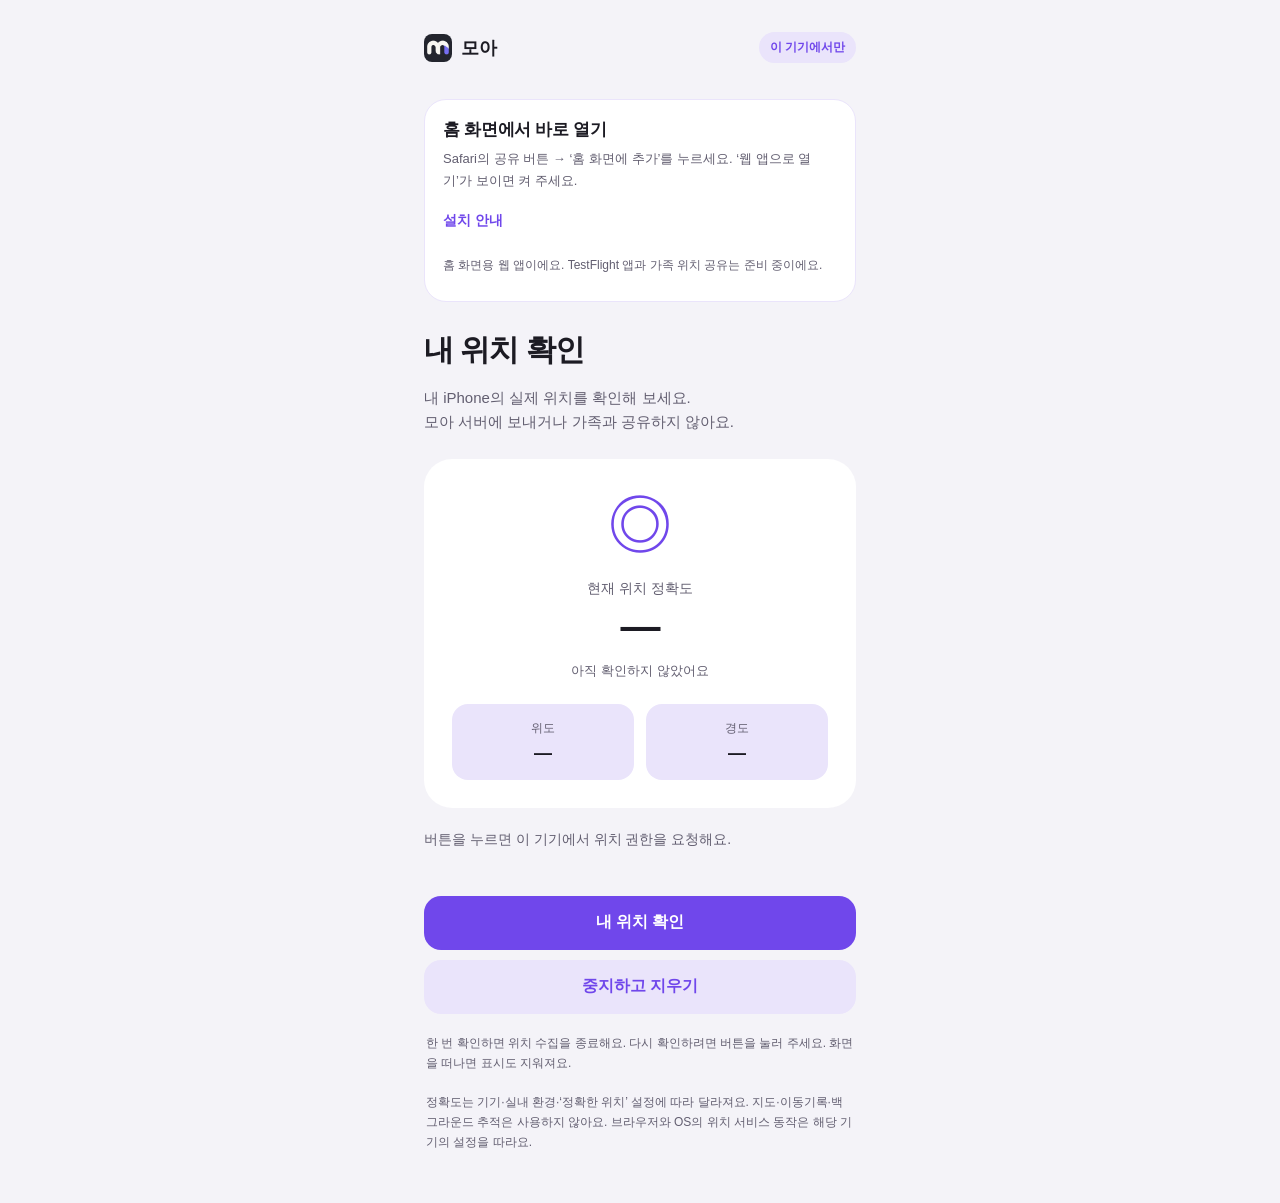
<file: device-location/index.html>
<!doctype html>
<html lang="ko"><head><meta charset="utf-8"><meta name="viewport" content="width=device-width,initial-scale=1,viewport-fit=cover">
<meta name="referrer" content="no-referrer"><meta name="robots" content="noindex,nofollow">
<meta http-equiv="Content-Security-Policy" content="default-src 'none'; script-src 'self'; style-src 'self'; img-src 'self'; connect-src 'self'; worker-src 'self'; manifest-src 'self'; base-uri 'none'; form-action 'none'">
<meta name="apple-mobile-web-app-capable" content="yes"><meta name="apple-mobile-web-app-title" content="모아"><meta name="apple-mobile-web-app-status-bar-style" content="black-translucent">
<meta name="theme-color" content="#141318"><link rel="manifest" href="manifest.webmanifest"><link rel="apple-touch-icon" href="icon-192.png">
<meta name="color-scheme" content="light dark"><title>모아 · 내 위치 확인</title>
<link rel="icon" href="../favicon.png"><link rel="stylesheet" href="location.css"><script src="location.js" defer></script></head>
<body><main><header><a href="../" aria-label="모아 가상 화면 체험"><img src="icon-192.png" width="28" height="28" alt=""> 모아</a><span>이 기기에서만</span></header>
<div id="install-guide" class="install"><div><strong>홈 화면에서 바로 열기</strong><p>Safari의 공유 버튼 → ‘홈 화면에 추가’를 누르세요. ‘웹 앱으로 열기’가 보이면 켜 주세요.</p></div><button id="install-help" class="text-button" aria-expanded="false" aria-controls="install-detail">설치 안내</button><ol id="install-detail" hidden><li>이 주소를 iPhone의 Safari에서 여세요.</li><li>공유 버튼을 누르고 ‘홈 화면에 추가’를 선택하세요. 목록에 없으면 아래로 내려 확인하세요.</li><li>‘웹 앱으로 열기’가 보이면 켠 뒤 ‘추가’를 누르세요.</li><li>홈 화면의 진한 m 아이콘으로 모아를 열고 ‘내 위치 확인’을 누르세요.</li></ol><p class="install-limit">홈 화면용 웹 앱이에요. TestFlight 앱과 가족 위치 공유는 준비 중이에요.</p></div>
<h1>내 위치 확인</h1><p class="intro">내 iPhone의 실제 위치를 확인해 보세요.<br>모아 서버에 보내거나 가족과 공유하지 않아요.</p>
<section class="location" aria-label="기기 위치 확인 결과"><div class="target" aria-hidden="true">◎</div><p class="caption">현재 위치 정확도</p><strong id="accuracy">—</strong><p id="time">아직 확인하지 않았어요</p>
<dl><div><dt>위도</dt><dd id="latitude">—</dd></div><div><dt>경도</dt><dd id="longitude">—</dd></div></dl></section>
<p id="status" role="status" aria-live="polite">버튼을 누르면 이 기기에서 위치 권한을 요청해요.</p>
<button id="start">내 위치 확인</button><button id="stop" class="secondary">중지하고 지우기</button>
<p class="note">한 번 확인하면 위치 수집을 종료해요. 다시 확인하려면 버튼을 눌러 주세요. 화면을 떠나면 표시도 지워져요.</p>
<p class="note">정확도는 기기·실내 환경·‘정확한 위치’ 설정에 따라 달라져요. 지도·이동기록·백그라운드 추적은 사용하지 않아요. 브라우저와 OS의 위치 서비스 동작은 해당 기기의 설정을 따라요.</p>
<p id="app-state" class="note" role="status" aria-live="polite"></p>
</main></body></html>
</file>
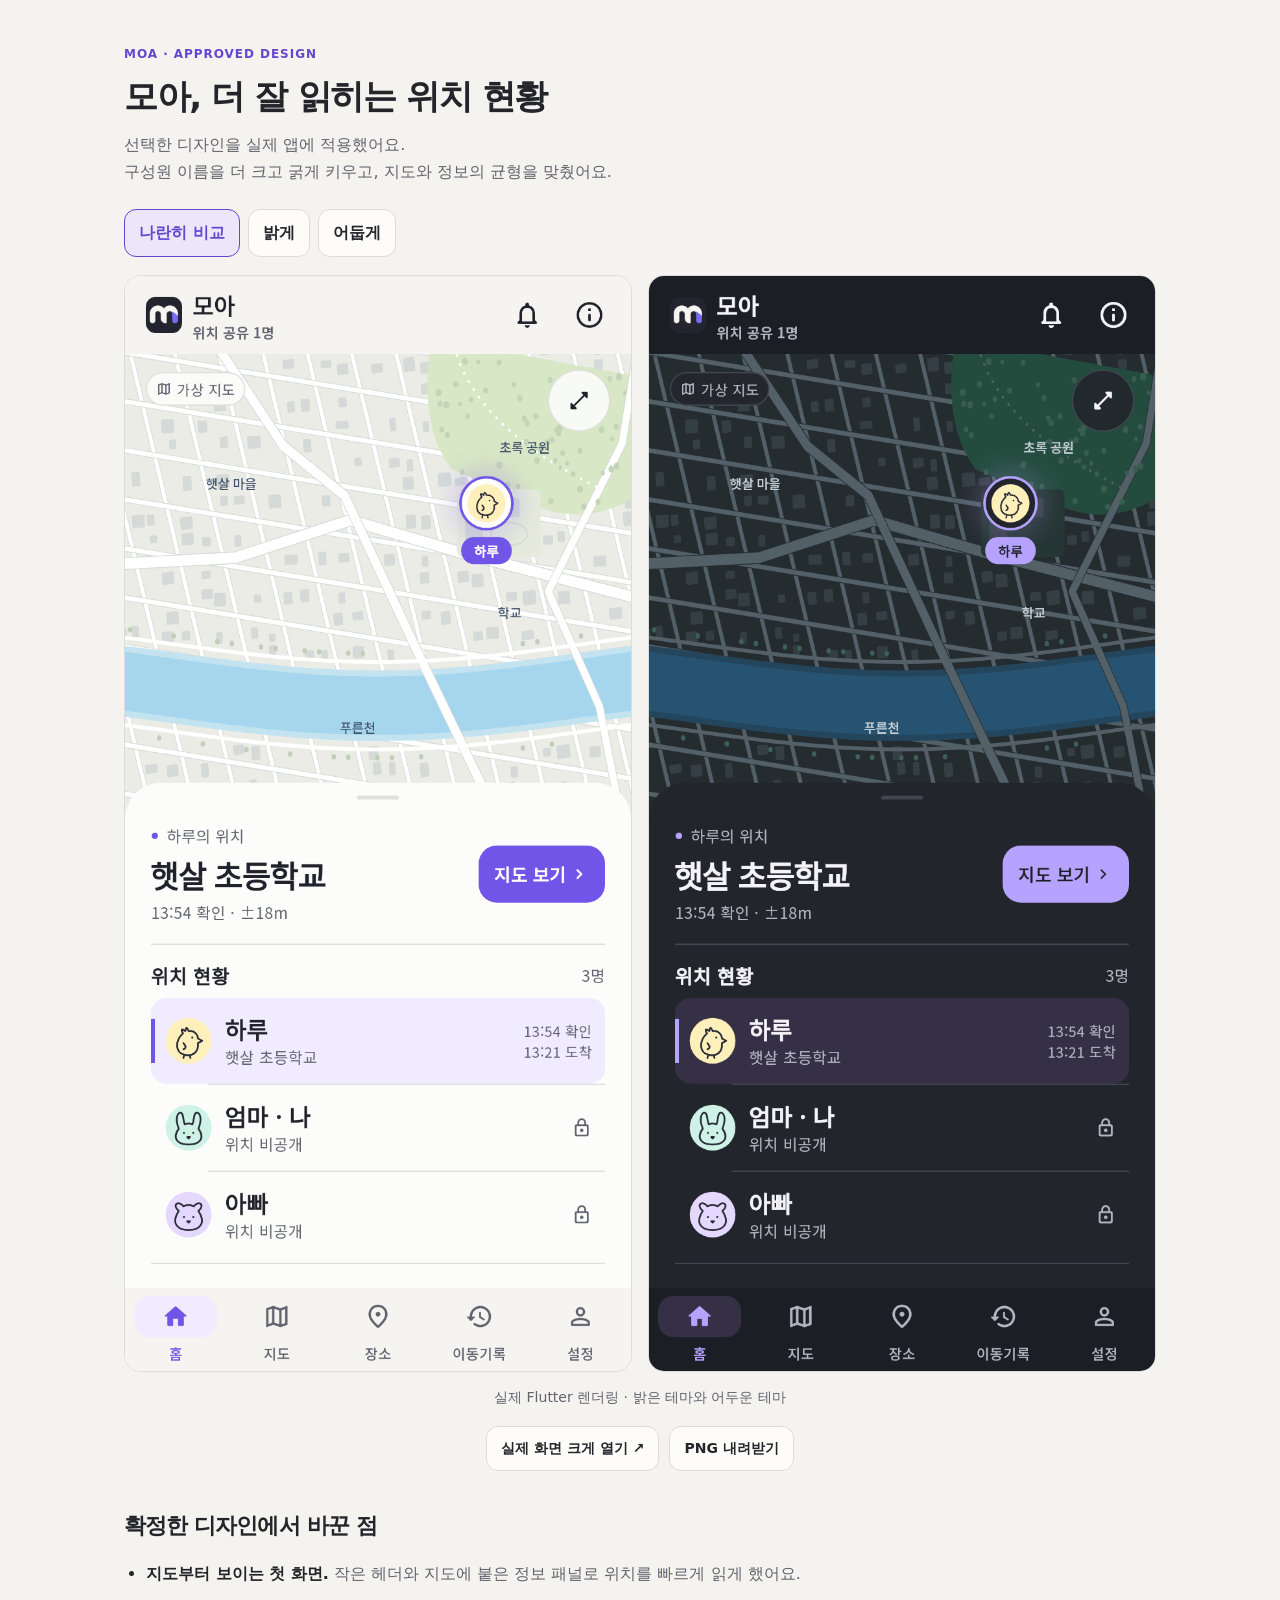
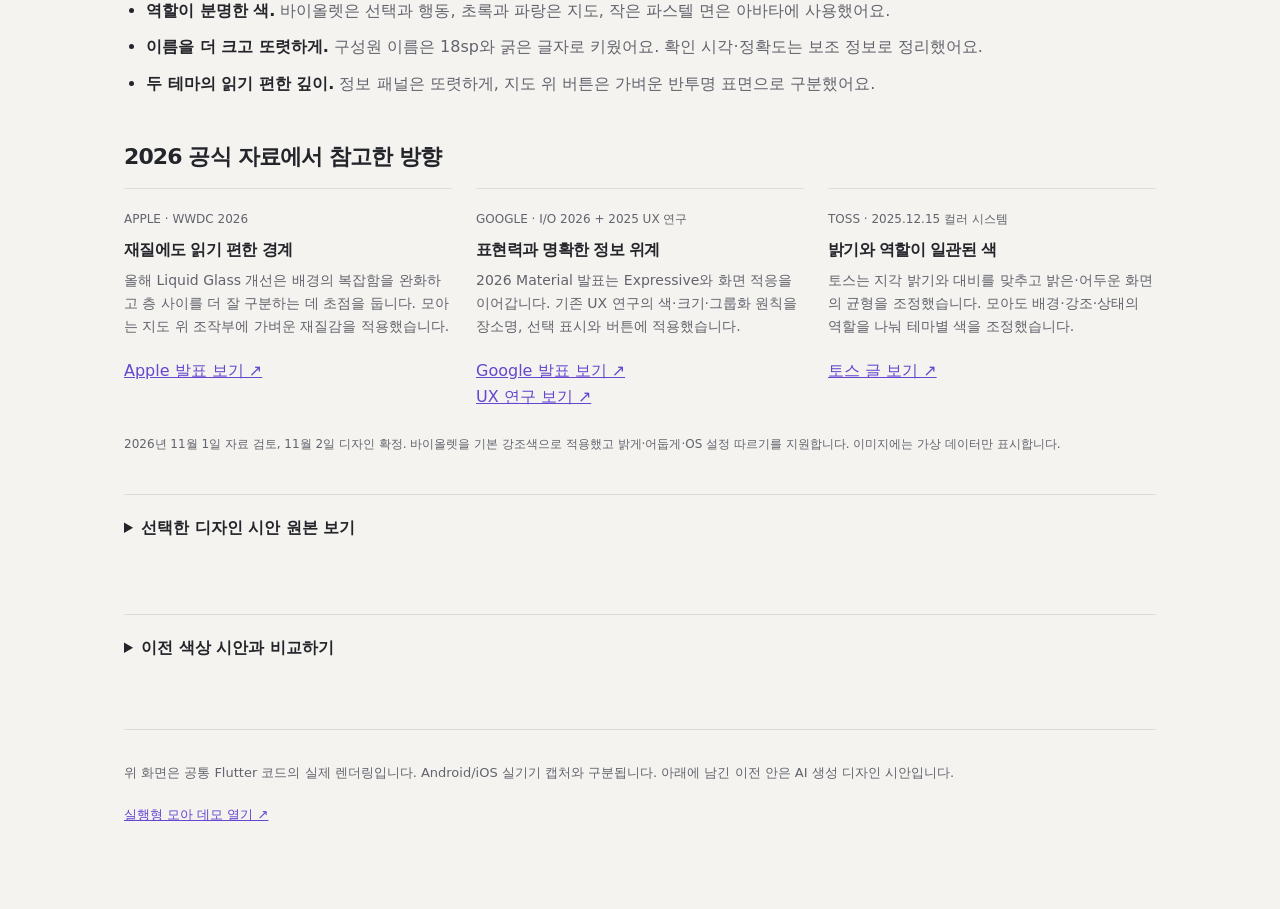
<file: theme-preview/index.html>
<!doctype html>
<html lang="ko">
<head>
<meta charset="utf-8">
<meta name="viewport" content="width=device-width,initial-scale=1">
<meta name="robots" content="noindex,nofollow">
<title>모아 · 확정 디자인</title>
<style>
*{box-sizing:border-box}body{margin:0;background:#f7f6fb;color:#241e32;font:16px/1.65 system-ui,-apple-system,BlinkMacSystemFont,"Noto Sans KR",sans-serif}main{max-width:1440px;margin:auto;padding:32px 20px 48px}h1{font-size:clamp(24px,4vw,34px);line-height:1.3;margin:8px 0 12px;letter-spacing:-1px}p{margin:8px 0 20px;color:#665d73}.tag{display:inline-block;padding:4px 10px;border-radius:8px;background:#eae3ff;color:#5f41c9;font-size:12px;font-weight:700}.options{display:flex;flex-wrap:wrap;gap:8px;margin:24px 0 18px}button,.link{font:inherit;font-weight:600;cursor:pointer;border:1px solid #ddd5e9;border-radius:12px;background:#fff;padding:10px 14px;color:inherit;text-decoration:none}button{display:inline-flex;align-items:center;gap:8px}button[aria-pressed=true]{border-color:#7357ff;box-shadow:0 0 0 2px #7357ff30}button:focus-visible,a:focus-visible{outline:3px solid #7357ff;outline-offset:3px}.swatch{width:16px;height:16px;border-radius:5px;background:var(--color)}figure{margin:0;background:#fff;border:1px solid #e5deef;border-radius:16px;overflow:hidden}.overview img{width:100%;height:auto;display:block}.focus{width:min(100%,420px);aspect-ratio:401.5 / 979;margin:auto}.focus img{width:400%;height:auto;max-width:none;display:block}figcaption{text-align:center;margin:12px 0 24px;color:#665d73;font-size:14px}.links{display:flex;flex-wrap:wrap;gap:10px;justify-content:center;margin:16px 0 32px}.link{font-size:14px}details{margin:32px auto 0;padding:20px;background:white;border:1px solid #e5deef;border-radius:16px}summary{cursor:pointer;font-weight:700}details p{font-size:14px;margin:12px 0}details img{display:block;width:min(100%,760px);height:auto;margin:16px auto 0;border-radius:12px}footer{font-size:13px;color:#746b80;margin:28px 0}footer a{color:#5f41c9}[hidden]{display:none!important}@media(max-width:600px){main{padding:24px 12px 36px}.options{gap:7px}button{padding:9px 11px;font-size:14px}.overview{border-radius:10px}details{padding:16px}}
</style>

<meta name="color-scheme" content="light dark">
<style>
:root{--page:#f4f3ef;--surface:#fdfcf9;--ink:#24252b;--muted:#62636d;--line:#dcdcd8;--accent:#6546cf;--soft:#ece6fa}
body{background:var(--page);color:var(--ink)}main{max-width:1080px;padding:40px 24px 56px}p,figcaption,footer{color:var(--muted)}a,footer a{color:var(--accent)}h1,h2,h3{line-height:1.35;letter-spacing:-.04em}h2{font-size:22px;margin:0 0 16px}h3{font-size:16px;margin:8px 0}.intro{max-width:700px}.eyebrow{color:var(--accent);font-size:12px;font-weight:700;letter-spacing:.08em}button,.link{border-color:var(--line);background:var(--surface);color:var(--ink)}button[aria-pressed=true]{background:var(--soft);color:var(--accent);border-color:var(--accent);box-shadow:none}button:focus-visible,a:focus-visible,summary:focus-visible{outline:3px solid var(--accent);outline-offset:4px}figure{border-color:var(--line);background:var(--surface)}.new-board img{width:100%;height:auto;display:block}.new-screen{width:min(100%,420px);aspect-ratio:558 / 1190;margin:auto}.new-screen img{width:229.032258%;height:auto;max-width:none;display:block}.caption{font-size:14px;text-align:center;margin:14px 0;color:var(--muted)}section{margin:40px 0}.changes{padding-left:22px}.changes li{padding:5px 0}.changes span{color:var(--muted)}.sources{display:grid;grid-template-columns:repeat(3,minmax(0,1fr));gap:24px}.source{border-top:1px solid var(--line);padding-top:16px}.source p{font-size:14px}.source small,.note{font-size:12px;color:var(--muted)}.note{margin-top:24px}details{border:0;border-top:1px solid var(--line);border-radius:0;background:transparent;padding:20px 0}details>summary{margin-bottom:20px}footer{border-top:1px solid var(--line);padding-top:24px}#legacy>h2{margin-top:20px}
@media(prefers-color-scheme:dark){:root{--page:#181a1e;--surface:#23262c;--ink:#f2f1f5;--muted:#b0b3bf;--line:#444752;--accent:#c4b2ff;--soft:#343042}}
@media(max-width:640px){main{padding:28px 16px 40px}.sources{grid-template-columns:1fr;gap:16px}section{margin:32px 0}}
</style>
<style>.render-pair{display:grid;grid-template-columns:1fr 1fr;gap:16px;background:var(--page)}.render-pair img{width:100%;height:auto;display:block}.new-screen{aspect-ratio:390/844}.new-screen img{width:100%;height:auto;transform:none}#new-board{border:0;background:transparent}.render-pair a{overflow:hidden;border:1px solid var(--line);border-radius:16px}@media(max-width:640px){.render-pair{gap:8px}}</style></head><body><main>
<header class="intro">
<span class="eyebrow">MOA · APPROVED DESIGN</span>
<h1>모아, 더 잘 읽히는 위치 현황</h1>
<p>선택한 디자인을 실제 앱에 적용했어요.<br>구성원 이름을 더 크고 굵게 키우고, 지도와 정보의 균형을 맞췄어요.</p>
</header>
<div class="options" role="group" aria-label="실제 Flutter 화면의 테마 선택">
<button type="button" data-view="pair" aria-pressed="true">나란히 비교</button>
<button type="button" data-view="light" aria-pressed="false">밝게</button>
<button type="button" data-view="dark" aria-pressed="false">어둡게</button>
</div>
<figure id="new-board" class="new-board"><div class="render-pair"><a href="home-light.png" target="_blank" rel="noopener"><img src="home-light.png" width="780" height="1688" alt="확정 디자인의 실제 Flutter 홈 렌더링, 밝은 테마"></a><a href="home-dark.png" target="_blank" rel="noopener"><img src="home-dark.png" width="780" height="1688" alt="확정 디자인의 실제 Flutter 홈 렌더링, 어두운 테마"></a></div></figure>
<figure id="new-screen" class="new-screen" hidden><img id="new-screen-image" src="home-light.png" width="780" height="1688" alt="밝은 테마의 실제 Flutter 홈 렌더링"></figure>
<p id="new-caption" class="caption" aria-live="polite">실제 Flutter 렌더링 · 밝은 테마와 어두운 테마</p>
<div class="links"><a id="render-open-link" class="link" href="home-light.png" target="_blank" rel="noopener">실제 화면 크게 열기 ↗</a><a id="render-download-link" class="link" href="home-light.png" download="moa-home-light.png">PNG 내려받기</a></div>
<section aria-labelledby="changes-title">
<h2 id="changes-title">확정한 디자인에서 바꾼 점</h2>
<ul class="changes">
<li><strong>지도부터 보이는 첫 화면.</strong> <span>작은 헤더와 지도에 붙은 정보 패널로 위치를 빠르게 읽게 했어요.</span></li>
<li><strong>역할이 분명한 색.</strong> <span>바이올렛은 선택과 행동, 초록과 파랑은 지도, 작은 파스텔 면은 아바타에 사용했어요.</span></li>
<li><strong>이름을 더 크고 또렷하게.</strong> <span>구성원 이름은 18sp와 굵은 글자로 키웠어요. 확인 시각·정확도는 보조 정보로 정리했어요.</span></li>
<li><strong>두 테마의 읽기 편한 깊이.</strong> <span>정보 패널은 또렷하게, 지도 위 버튼은 가벼운 반투명 표면으로 구분했어요.</span></li>
</ul>
</section>
<section aria-labelledby="research-title">
<h2 id="research-title">2026 공식 자료에서 참고한 방향</h2>
<div class="sources">
<article class="source"><small>APPLE · WWDC 2026</small><h3>재질에도 읽기 편한 경계</h3><p>올해 Liquid Glass 개선은 배경의 복잡함을 완화하고 층 사이를 더 잘 구분하는 데 초점을 둡니다. 모아는 지도 위 조작부에 가벼운 재질감을 적용했습니다.</p><a href="https://developer.apple.com/videos/play/wwdc2026/102/" target="_blank" rel="noopener noreferrer">Apple 발표 보기 ↗</a></article>
<article class="source"><small>GOOGLE · I/O 2026 + 2025 UX 연구</small><h3>표현력과 명확한 정보 위계</h3><p>2026 Material 발표는 Expressive와 화면 적응을 이어갑니다. 기존 UX 연구의 색·크기·그룹화 원칙을 장소명, 선택 표시와 버튼에 적용했습니다.</p><a href="https://io.google/2026/explore/technical-session-30" target="_blank" rel="noopener noreferrer">Google 발표 보기 ↗</a><br><a href="https://design.google/library/expressive-material-design-google-research" target="_blank" rel="noopener noreferrer">UX 연구 보기 ↗</a></article>
<article class="source"><small>TOSS · 2025.12.15 컬러 시스템</small><h3>밝기와 역할이 일관된 색</h3><p>토스는 지각 밝기와 대비를 맞추고 밝은·어두운 화면의 균형을 조정했습니다. 모아도 배경·강조·상태의 역할을 나눠 테마별 색을 조정했습니다.</p><a href="https://toss.tech/article/43385" target="_blank" rel="noopener noreferrer">토스 글 보기 ↗</a></article>
</div>
<p class="note">2026년 11월 1일 자료 검토, 11월 2일 디자인 확정. 바이올렛을 기본 강조색으로 적용했고 밝게·어둡게·OS 설정 따르기를 지원합니다. 이미지에는 가상 데이터만 표시합니다.</p>
</section>
<details><summary>선택한 디자인 시안 원본 보기</summary><a href="refined-2026.png" target="_blank" rel="noopener"><img src="refined-2026.png" width="1278" height="1230" loading="lazy" alt="구현 기준으로 선택한 밝은·어두운 AI 디자인 시안"></a></details><details id="legacy"><summary>이전 색상 시안과 비교하기</summary>

<h2>이전 색상안</h2>
<p>색을 넓게 채운 안과 처음 만든 안을 같은 색으로 비교할 수 있어요.</p>
<div class="options" role="group" aria-label="테마색 면적 비교">
<button type="button" data-style="rich" aria-pressed="true">테마 강조</button>
<button type="button" data-style="original" aria-pressed="false">이전 시안</button>
</div>
<div class="options" role="group" aria-label="비교할 색상 선택">
<button type="button" data-index="-1" aria-pressed="true">전체 비교</button>
<button type="button" data-index="0" aria-pressed="false"><span class="swatch" style="--color:#7357FF" aria-hidden="true"></span>1. 바이올렛</button>
<button type="button" data-index="1" aria-pressed="false"><span class="swatch" style="--color:#FF6B5E" aria-hidden="true"></span>2. 코랄</button>
<button type="button" data-index="2" aria-pressed="false"><span class="swatch" style="--color:#00AA80" aria-hidden="true"></span>3. 에메랄드</button>
<button type="button" data-index="3" aria-pressed="false"><span class="swatch" style="--color:#3478FF" aria-hidden="true"></span>4. 블루</button>
</div>
<figure id="overview" class="overview"><a id="original-link" href="color-rich-comparison.png" target="_blank" rel="noopener"><img src="color-rich-comparison.png" width="1606" height="979" alt="왼쪽부터 바이올렛, 코랄, 에메랄드, 블루 색상의 모아 홈 시안"></a></figure>
<figure id="focus" class="focus" hidden><img id="focus-image" src="color-rich-comparison.png" alt="선택한 색상의 모아 홈 시안"></figure>
<figcaption id="caption" aria-live="polite">테마 강조 · 1 바이올렛 · 2 코랄 · 3 에메랄드 · 4 블루</figcaption>
<div class="links"><a id="open-link" class="link" href="color-rich-comparison.png" target="_blank" rel="noopener">원본 이미지 크게 열기 ↗</a><a id="download-link" class="link" href="color-rich-comparison.png" download="moa-color-rich-comparison.png">PNG 파일 내려받기</a></div>
<details><summary>앞서 만든 바이올렛의 밝은·어두운 테마 보기</summary><p>앞서 만든 바이올렛·살구·민트 조합의 두 테마 시안이에요.</p><a href="violet-light-dark.png" target="_blank" rel="noopener"><img src="violet-light-dark.png" width="1024" height="1536" loading="lazy" alt="바이올렛을 중심으로 살구·민트를 조합한 밝은 테마와 어두운 테마"></a><div class="links"><a class="link" href="violet-light-dark.png" target="_blank" rel="noopener">밝은·어두운 시안 원본 열기 ↗</a></div></details>
</details><footer><p>위 화면은 공통 Flutter 코드의 실제 렌더링입니다. Android/iOS 실기기 캡처와 구분됩니다. 아래에 남긴 이전 안은 AI 생성 디자인 시안입니다.</p><a href="../">실행형 모아 데모 열기 ↗</a></footer></main><script>
const themes=[['바이올렛','#7357FF'],['코랄','#FF6B5E'],['에메랄드','#00AA80'],['블루','#3478FF']];
const styles={rich:{file:'color-rich-comparison.png',name:'테마 강조'},original:{file:'color-comparison.png',name:'이전 시안'}};
const overview=document.querySelector('#overview'),focus=document.querySelector('#focus'),picture=document.querySelector('#focus-image'),caption=document.querySelector('#caption');
let selectedIndex=-1,selectedStyle='rich';
function render(){
 const style=styles[selectedStyle];
 overview.querySelector('img').src=style.file;picture.src=style.file;
 for(const id of ['original-link','open-link','download-link'])document.getElementById(id).href=style.file;
 document.querySelector('#download-link').download=selectedStyle==='rich'?'moa-color-rich-comparison.png':'moa-color-comparison.png';
 for(const button of document.querySelectorAll('[data-index]'))button.setAttribute('aria-pressed',String(Number(button.dataset.index)===selectedIndex));
 for(const button of document.querySelectorAll('[data-style]'))button.setAttribute('aria-pressed',String(button.dataset.style===selectedStyle));
 overview.hidden=selectedIndex!==-1;focus.hidden=selectedIndex===-1;
 if(selectedIndex===-1){caption.textContent=style.name+' · 1 바이올렛 · 2 코랄 · 3 에메랄드 · 4 블루';}
 else{const [name,color]=themes[selectedIndex];picture.style.transform=`translateX(${-25*selectedIndex}%)`;picture.alt=`${style.name} · ${name} 색상의 모아 홈 시안`;caption.textContent=`${style.name} · ${selectedIndex+1}. ${name} ${color}`;}
}
for(const button of document.querySelectorAll('[data-index]'))button.addEventListener('click',()=>{selectedIndex=Number(button.dataset.index);render();});
for(const button of document.querySelectorAll('[data-style]'))button.addEventListener('click',()=>{selectedStyle=button.dataset.style;render();});
render();

const newBoard=document.querySelector('#new-board'),newScreen=document.querySelector('#new-screen'),screenImage=document.querySelector('#new-screen-image'),newCaption=document.querySelector('#new-caption');
function setView(view){
 for(const button of document.querySelectorAll('[data-view]'))button.setAttribute('aria-pressed',String(button.dataset.view===view));
 newBoard.hidden=view!=='pair';newScreen.hidden=view==='pair';
 if(view==='pair'){newCaption.textContent='실제 Flutter 렌더링 · 밝은 테마와 어두운 테마';return;}
 screenImage.src=view==='light'?'home-light.png':'home-dark.png';
 document.querySelector('#render-open-link').href=screenImage.src;
 const download=document.querySelector('#render-download-link');download.href=screenImage.src;download.download=`moa-home-${view}.png`;
 const label=view==='light'?'밝은 테마':'어두운 테마';screenImage.alt=`실제 Flutter 홈 렌더링 · ${label}`;newCaption.textContent=`실제 Flutter 렌더링 · ${label}`;
}
for(const button of document.querySelectorAll('[data-view]'))button.addEventListener('click',()=>setView(button.dataset.view));
setView(matchMedia('(max-width:640px)').matches?'light':'pair');
</script></body></html>
</file>
<file: device-location/location.css>
:root{font-family:-apple-system,BlinkMacSystemFont,"Segoe UI",sans-serif;color:#1c1b23;background:#f4f3f8;--card:#fff;--muted:#625e70;--accent:#7047eb;--soft:#eae4fb}*{box-sizing:border-box}body{margin:0}main{max-width:480px;margin:auto;padding:24px 24px max(30px,env(safe-area-inset-bottom))}header{display:flex;justify-content:space-between;align-items:center;margin:8px 0 36px}a{color:inherit;text-decoration:none;font-size:18px;font-weight:700}header span{color:var(--accent);background:var(--soft);padding:7px 11px;border-radius:20px;font-size:12px;font-weight:600}h1{font-size:30px;letter-spacing:-1px;margin:0 0 12px}.intro,.note,#status{color:var(--muted);line-height:1.65}.intro{font-size:15px;margin-bottom:24px}.location{border-radius:28px;background:var(--card);padding:28px;text-align:center}.target{color:var(--accent);font-size:64px;line-height:1.2}.caption{margin:16px 0 6px;color:var(--muted);font-size:14px}strong{font-size:40px;letter-spacing:-1px}#time{font-size:13px;color:var(--muted)}dl{display:flex;gap:12px;margin:24px 0 0}dl div{flex:1;padding:16px 8px;border-radius:16px;background:var(--soft)}dt{font-size:12px;color:var(--muted);margin-bottom:6px}dd{margin:0;font-size:18px;font-variant-numeric:tabular-nums;font-weight:700}#status{font-size:14px;min-height:48px;margin:20px 0}button{font:inherit;min-height:54px;border:0;border-radius:17px;width:100%;font-weight:700;background:var(--accent);color:#fff;cursor:pointer}button:disabled{opacity:.55}.secondary{margin-top:10px;background:var(--soft);color:var(--accent)}button:focus-visible,a:focus-visible{outline:3px solid var(--accent);outline-offset:4px}.note{font-size:12px;margin:20px 2px 0}@media(prefers-color-scheme:dark){:root{color:#f7f5fc;background:#141318;--card:#222127;--muted:#b8b2c5;--accent:#aa8aff;--soft:#34303f}button{color:#16121e}.secondary{color:var(--accent)}}@media(max-width:350px){main{padding:20px 16px}dd{font-size:16px}}

[hidden]{display:none!important}header a{display:flex;align-items:center;gap:9px}header img{border-radius:8px}.install{padding:18px;border:1px solid var(--soft);border-radius:22px;margin-bottom:28px;background:var(--card)}.install strong{font-size:17px;letter-spacing:-.3px}.install p,.install li{font-size:13px;line-height:1.7;color:var(--muted)}.install p{margin:7px 0}.install ol{padding-left:22px;margin:12px 0}.install li{margin-top:6px}.install .install-limit{font-size:12px;margin-top:12px}.text-button{width:auto;min-height:44px;padding:0;background:transparent;color:var(--accent);text-align:left;font-size:14px}main{padding-top:max(24px,env(safe-area-inset-top))}
</file>
